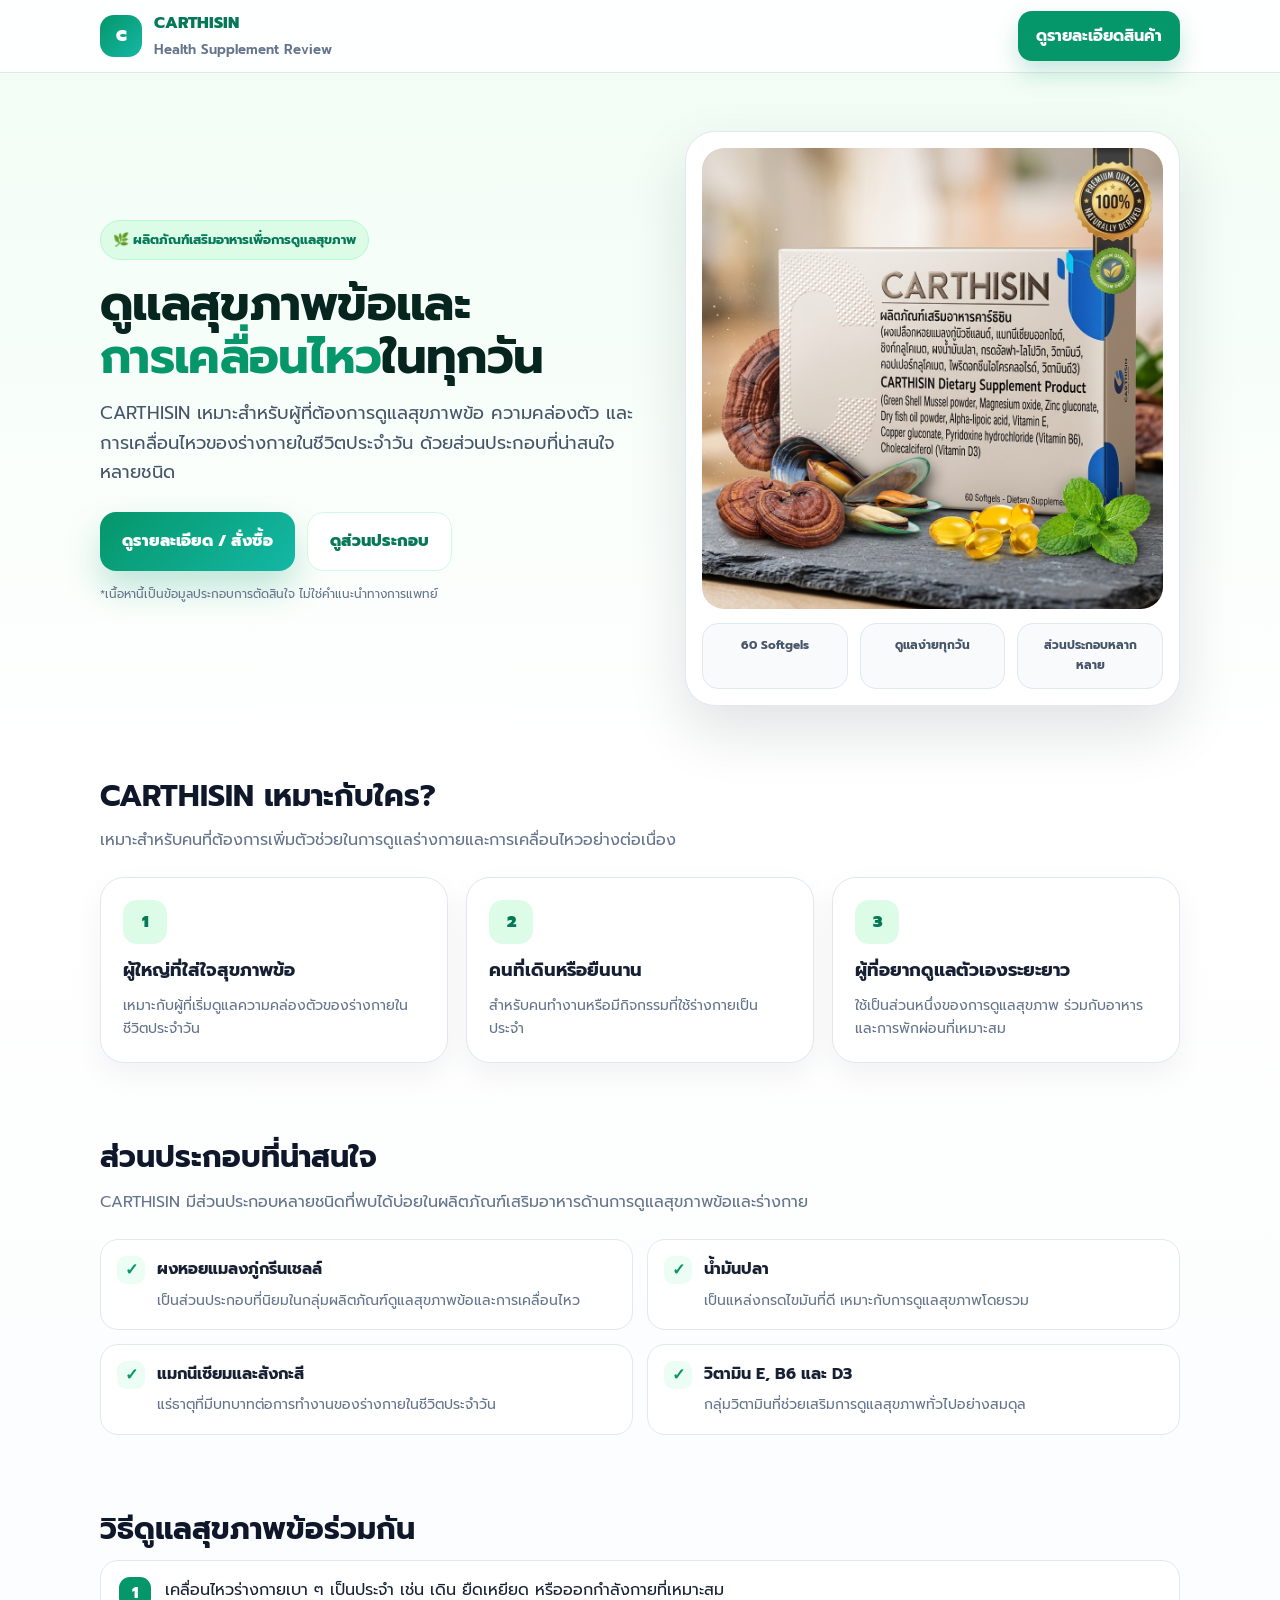
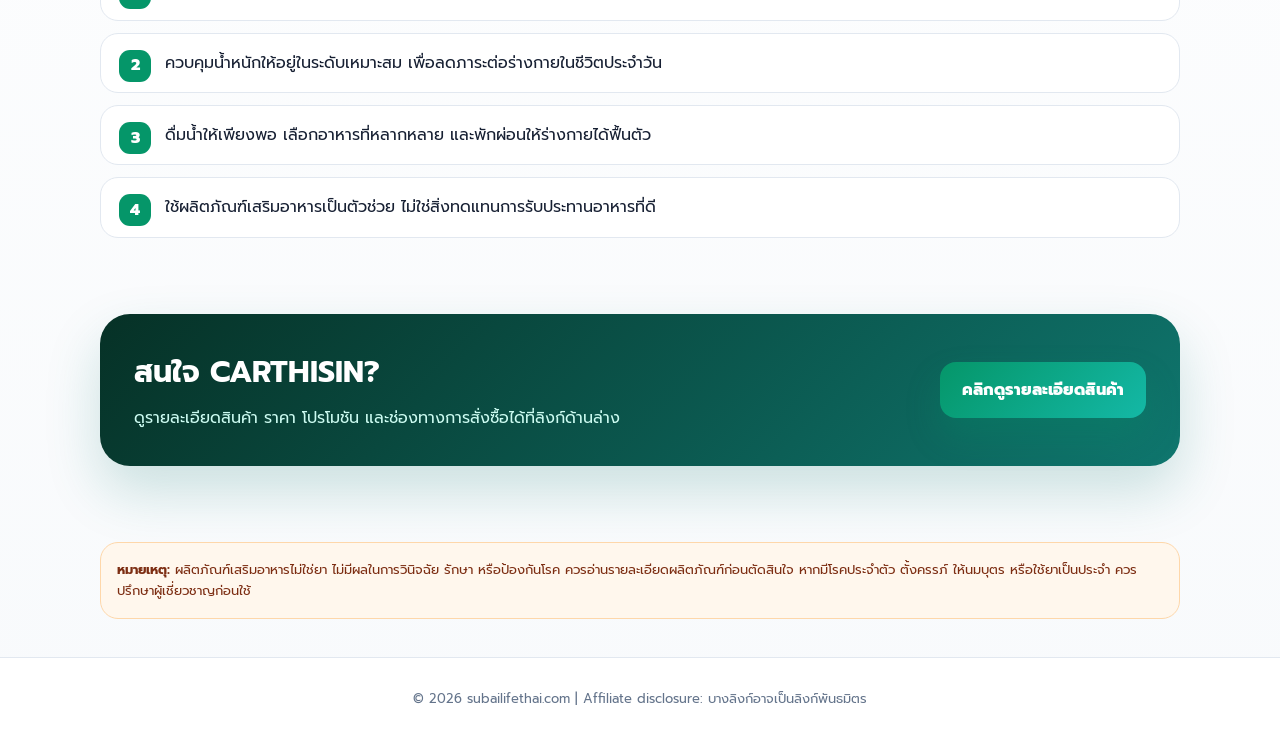
<file: carthisin/index.html>
<!DOCTYPE html>
<html lang="th">
<head>
  <meta charset="UTF-8" />
  <meta name="viewport" content="width=device-width, initial-scale=1.0" />
  <title>CARTHISIN - ผลิตภัณฑ์เสริมอาหารเพื่อสุขภาพข้อและการเคลื่อนไหว</title>
  <meta name="description" content="รีวิว CARTHISIN ผลิตภัณฑ์เสริมอาหารสำหรับผู้ที่ต้องการดูแลสุขภาพข้อ การเคลื่อนไหว และความคล่องตัวในชีวิตประจำวัน" />
  <link rel="preconnect" href="https://fonts.googleapis.com">
  <link rel="preconnect" href="https://fonts.gstatic.com" crossorigin>
  <link href="https://fonts.googleapis.com/css2?family=Prompt:wght@300;400;500;600;700;800&display=swap" rel="stylesheet">
  <style>
    :root{--green:#059669;--green2:#10b981;--dark:#06251f;--text:#172033;--muted:#64748b;--cream:#f8faf7;--orange:#f59e0b;}
    *{box-sizing:border-box} body{margin:0;font-family:'Prompt',sans-serif;color:var(--text);background:linear-gradient(180deg,#f0fdf4 0,#fff 34%,#f8fafc 100%);line-height:1.65} a{text-decoration:none} .wrap{max-width:1120px;margin:auto;padding:0 20px}
    .topbar{position:sticky;top:0;z-index:20;background:rgba(255,255,255,.92);backdrop-filter:blur(12px);border-bottom:1px solid #e5e7eb}.nav{display:flex;align-items:center;justify-content:space-between;height:72px}.brand{display:flex;align-items:center;gap:12px;font-weight:800;color:#047857}.logo{width:42px;height:42px;border-radius:14px;background:linear-gradient(135deg,var(--green),#14b8a6);display:grid;place-items:center;color:white;font-weight:900}.nav-cta{background:var(--green);color:white;padding:12px 18px;border-radius:14px;font-weight:700;box-shadow:0 12px 25px rgba(5,150,105,.22)}
    .hero{padding:58px 0 34px}.hero-grid{display:grid;grid-template-columns:1.05fr .95fr;gap:38px;align-items:center}.badge{display:inline-flex;gap:8px;align-items:center;background:#dcfce7;color:#047857;border:1px solid #bbf7d0;padding:8px 12px;border-radius:999px;font-size:13px;font-weight:700}.h1{font-size:48px;line-height:1.12;margin:18px 0 14px;color:#06251f;letter-spacing:-.7px}.h1 span{color:var(--green)}.lead{font-size:18px;color:#475569;margin:0 0 24px}.hero-actions{display:flex;gap:12px;flex-wrap:wrap}.btn{display:inline-flex;align-items:center;justify-content:center;border-radius:16px;padding:15px 22px;font-weight:800}.btn-primary{background:linear-gradient(135deg,var(--green),#14b8a6);color:white;box-shadow:0 18px 35px rgba(5,150,105,.24)}.btn-soft{background:white;color:#047857;border:1px solid #d1fae5}.note{font-size:12px;color:#64748b;margin-top:14px}.product-card{background:white;border:1px solid #e2e8f0;border-radius:30px;padding:16px;box-shadow:0 25px 60px rgba(15,23,42,.12)}.product-card img{width:100%;border-radius:22px;display:block}.trust{display:grid;grid-template-columns:repeat(3,1fr);gap:12px;margin-top:14px}.trust div{background:#f8fafc;border:1px solid #e2e8f0;border-radius:16px;padding:12px;text-align:center;font-size:12px;color:#475569;font-weight:700}
    section{padding:38px 0}.section-title{font-size:30px;line-height:1.25;margin:0 0 12px;color:#0f172a}.section-desc{color:#64748b;margin:0 0 24px}.cards{display:grid;grid-template-columns:repeat(3,1fr);gap:18px}.card{background:white;border:1px solid #e2e8f0;border-radius:24px;padding:22px;box-shadow:0 12px 30px rgba(15,23,42,.05)}.icon{width:44px;height:44px;border-radius:14px;background:#dcfce7;color:#047857;display:grid;place-items:center;font-weight:900;margin-bottom:12px}.card h3{margin:0 0 8px;font-size:18px}.card p{margin:0;color:#64748b;font-size:14px}.ingredients{display:grid;grid-template-columns:1fr 1fr;gap:14px}.ingredient{display:flex;gap:12px;align-items:flex-start;background:white;border:1px solid #e2e8f0;border-radius:18px;padding:16px}.check{flex:0 0 28px;width:28px;height:28px;border-radius:9px;background:#ecfdf5;color:#059669;display:grid;place-items:center;font-weight:900}.ingredient b{display:block;margin-bottom:4px}.ingredient span{font-size:14px;color:#64748b}.steps{counter-reset:step;display:grid;gap:12px}.step{counter-increment:step;background:#fff;border:1px solid #e2e8f0;border-radius:18px;padding:16px 16px 16px 64px;position:relative}.step:before{content:counter(step);position:absolute;left:18px;top:16px;width:32px;height:32px;border-radius:11px;background:#059669;color:white;display:grid;place-items:center;font-weight:800}.cta-box{background:linear-gradient(135deg,#063126,#0f766e);color:white;border-radius:30px;padding:34px;display:grid;grid-template-columns:1fr auto;gap:24px;align-items:center;box-shadow:0 25px 55px rgba(15,118,110,.2)}.cta-box h2{margin:0 0 8px;font-size:30px}.cta-box p{margin:0;color:#ccfbf1}.price{font-size:13px;color:#64748b}.disclaimer{background:#fff7ed;border:1px solid #fed7aa;color:#7c2d12;border-radius:18px;padding:16px;font-size:13px}.footer{padding:30px 0;color:#64748b;text-align:center;font-size:13px;border-top:1px solid #e2e8f0;background:white}.sticky-buy{display:none;position:fixed;left:12px;right:12px;bottom:12px;z-index:30}.sticky-buy a{display:flex;justify-content:center;background:#059669;color:white;padding:14px 18px;border-radius:16px;font-weight:900;box-shadow:0 18px 35px rgba(5,150,105,.35)}
    @media(max-width:850px){.hero-grid,.cta-box{grid-template-columns:1fr}.h1{font-size:36px}.cards{grid-template-columns:1fr}.ingredients{grid-template-columns:1fr}.trust{grid-template-columns:1fr}.nav-cta{display:none}.sticky-buy{display:block}.hero{padding-top:34px}}
  </style>
</head>
<body>
  <header class="topbar">
    <div class="wrap nav">
      <div class="brand"><div class="logo">C</div><div>CARTHISIN<br><small style="font-weight:600;color:#64748b">Health Supplement Review</small></div></div>
      <a class="nav-cta" href="/go/carthisin/" target="_blank" rel="nofollow sponsored noopener noreferrer">ดูรายละเอียดสินค้า</a>
    </div>
  </header>

  <main>
    <section class="hero">
      <div class="wrap hero-grid">
        <div>
          <span class="badge">🌿 ผลิตภัณฑ์เสริมอาหารเพื่อการดูแลสุขภาพ</span>
          <h1 class="h1">ดูแลสุขภาพข้อและ<br><span>การเคลื่อนไหว</span>ในทุกวัน</h1>
          <p class="lead">CARTHISIN เหมาะสำหรับผู้ที่ต้องการดูแลสุขภาพข้อ ความคล่องตัว และการเคลื่อนไหวของร่างกายในชีวิตประจำวัน ด้วยส่วนประกอบที่น่าสนใจหลายชนิด</p>
          <div class="hero-actions">
            <a class="btn btn-primary" href="/go/carthisin/" target="_blank" rel="nofollow sponsored noopener noreferrer">ดูรายละเอียด / สั่งซื้อ</a>
            <a class="btn btn-soft" href="#ingredients">ดูส่วนประกอบ</a>
          </div>
          <p class="note">*เนื้อหานี้เป็นข้อมูลประกอบการตัดสินใจ ไม่ใช่คำแนะนำทางการแพทย์</p>
        </div>
        <div class="product-card">
          <img src="assets/carthisin.jpg" alt="CARTHISIN Dietary Supplement Product">
          <div class="trust">
            <div>60 Softgels</div><div>ดูแลง่ายทุกวัน</div><div>ส่วนประกอบหลากหลาย</div>
          </div>
        </div>
      </div>
    </section>

    <section>
      <div class="wrap">
        <h2 class="section-title">CARTHISIN เหมาะกับใคร?</h2>
        <p class="section-desc">เหมาะสำหรับคนที่ต้องการเพิ่มตัวช่วยในการดูแลร่างกายและการเคลื่อนไหวอย่างต่อเนื่อง</p>
        <div class="cards">
          <div class="card"><div class="icon">1</div><h3>ผู้ใหญ่ที่ใส่ใจสุขภาพข้อ</h3><p>เหมาะกับผู้ที่เริ่มดูแลความคล่องตัวของร่างกายในชีวิตประจำวัน</p></div>
          <div class="card"><div class="icon">2</div><h3>คนที่เดินหรือยืนนาน</h3><p>สำหรับคนทำงานหรือมีกิจกรรมที่ใช้ร่างกายเป็นประจำ</p></div>
          <div class="card"><div class="icon">3</div><h3>ผู้ที่อยากดูแลตัวเองระยะยาว</h3><p>ใช้เป็นส่วนหนึ่งของการดูแลสุขภาพ ร่วมกับอาหารและการพักผ่อนที่เหมาะสม</p></div>
        </div>
      </div>
    </section>

    <section id="ingredients">
      <div class="wrap">
        <h2 class="section-title">ส่วนประกอบที่น่าสนใจ</h2>
        <p class="section-desc">CARTHISIN มีส่วนประกอบหลายชนิดที่พบได้บ่อยในผลิตภัณฑ์เสริมอาหารด้านการดูแลสุขภาพข้อและร่างกาย</p>
        <div class="ingredients">
          <div class="ingredient"><div class="check">✓</div><div><b>ผงหอยแมลงภู่กรีนเชลล์</b><span>เป็นส่วนประกอบที่นิยมในกลุ่มผลิตภัณฑ์ดูแลสุขภาพข้อและการเคลื่อนไหว</span></div></div>
          <div class="ingredient"><div class="check">✓</div><div><b>น้ำมันปลา</b><span>เป็นแหล่งกรดไขมันที่ดี เหมาะกับการดูแลสุขภาพโดยรวม</span></div></div>
          <div class="ingredient"><div class="check">✓</div><div><b>แมกนีเซียมและสังกะสี</b><span>แร่ธาตุที่มีบทบาทต่อการทำงานของร่างกายในชีวิตประจำวัน</span></div></div>
          <div class="ingredient"><div class="check">✓</div><div><b>วิตามิน E, B6 และ D3</b><span>กลุ่มวิตามินที่ช่วยเสริมการดูแลสุขภาพทั่วไปอย่างสมดุล</span></div></div>
        </div>
      </div>
    </section>

    <section>
      <div class="wrap">
        <h2 class="section-title">วิธีดูแลสุขภาพข้อร่วมกัน</h2>
        <div class="steps">
          <div class="step">เคลื่อนไหวร่างกายเบา ๆ เป็นประจำ เช่น เดิน ยืดเหยียด หรือออกกำลังกายที่เหมาะสม</div>
          <div class="step">ควบคุมน้ำหนักให้อยู่ในระดับเหมาะสม เพื่อลดภาระต่อร่างกายในชีวิตประจำวัน</div>
          <div class="step">ดื่มน้ำให้เพียงพอ เลือกอาหารที่หลากหลาย และพักผ่อนให้ร่างกายได้ฟื้นตัว</div>
          <div class="step">ใช้ผลิตภัณฑ์เสริมอาหารเป็นตัวช่วย ไม่ใช่สิ่งทดแทนการรับประทานอาหารที่ดี</div>
        </div>
      </div>
    </section>

    <section>
      <div class="wrap">
        <div class="cta-box">
          <div>
            <h2>สนใจ CARTHISIN?</h2>
            <p>ดูรายละเอียดสินค้า ราคา โปรโมชัน และช่องทางการสั่งซื้อได้ที่ลิงก์ด้านล่าง</p>
          </div>
          <a class="btn btn-primary" href="/go/carthisin/" target="_blank" rel="nofollow sponsored noopener noreferrer">คลิกดูรายละเอียดสินค้า</a>
        </div>
      </div>
    </section>

    <section>
      <div class="wrap">
        <div class="disclaimer">
          <b>หมายเหตุ:</b> ผลิตภัณฑ์เสริมอาหารไม่ใช่ยา ไม่มีผลในการวินิจฉัย รักษา หรือป้องกันโรค ควรอ่านรายละเอียดผลิตภัณฑ์ก่อนตัดสินใจ หากมีโรคประจำตัว ตั้งครรภ์ ให้นมบุตร หรือใช้ยาเป็นประจำ ควรปรึกษาผู้เชี่ยวชาญก่อนใช้
        </div>
      </div>
    </section>
  </main>

  <div class="sticky-buy"><a href="/go/carthisin/" target="_blank" rel="nofollow sponsored noopener noreferrer">ดูรายละเอียด / สั่งซื้อ CARTHISIN</a></div>
  <footer class="footer"><div class="wrap">© 2026 subailifethai.com | Affiliate disclosure: บางลิงก์อาจเป็นลิงก์พันธมิตร</div></footer>
</body>
</html>
</file>
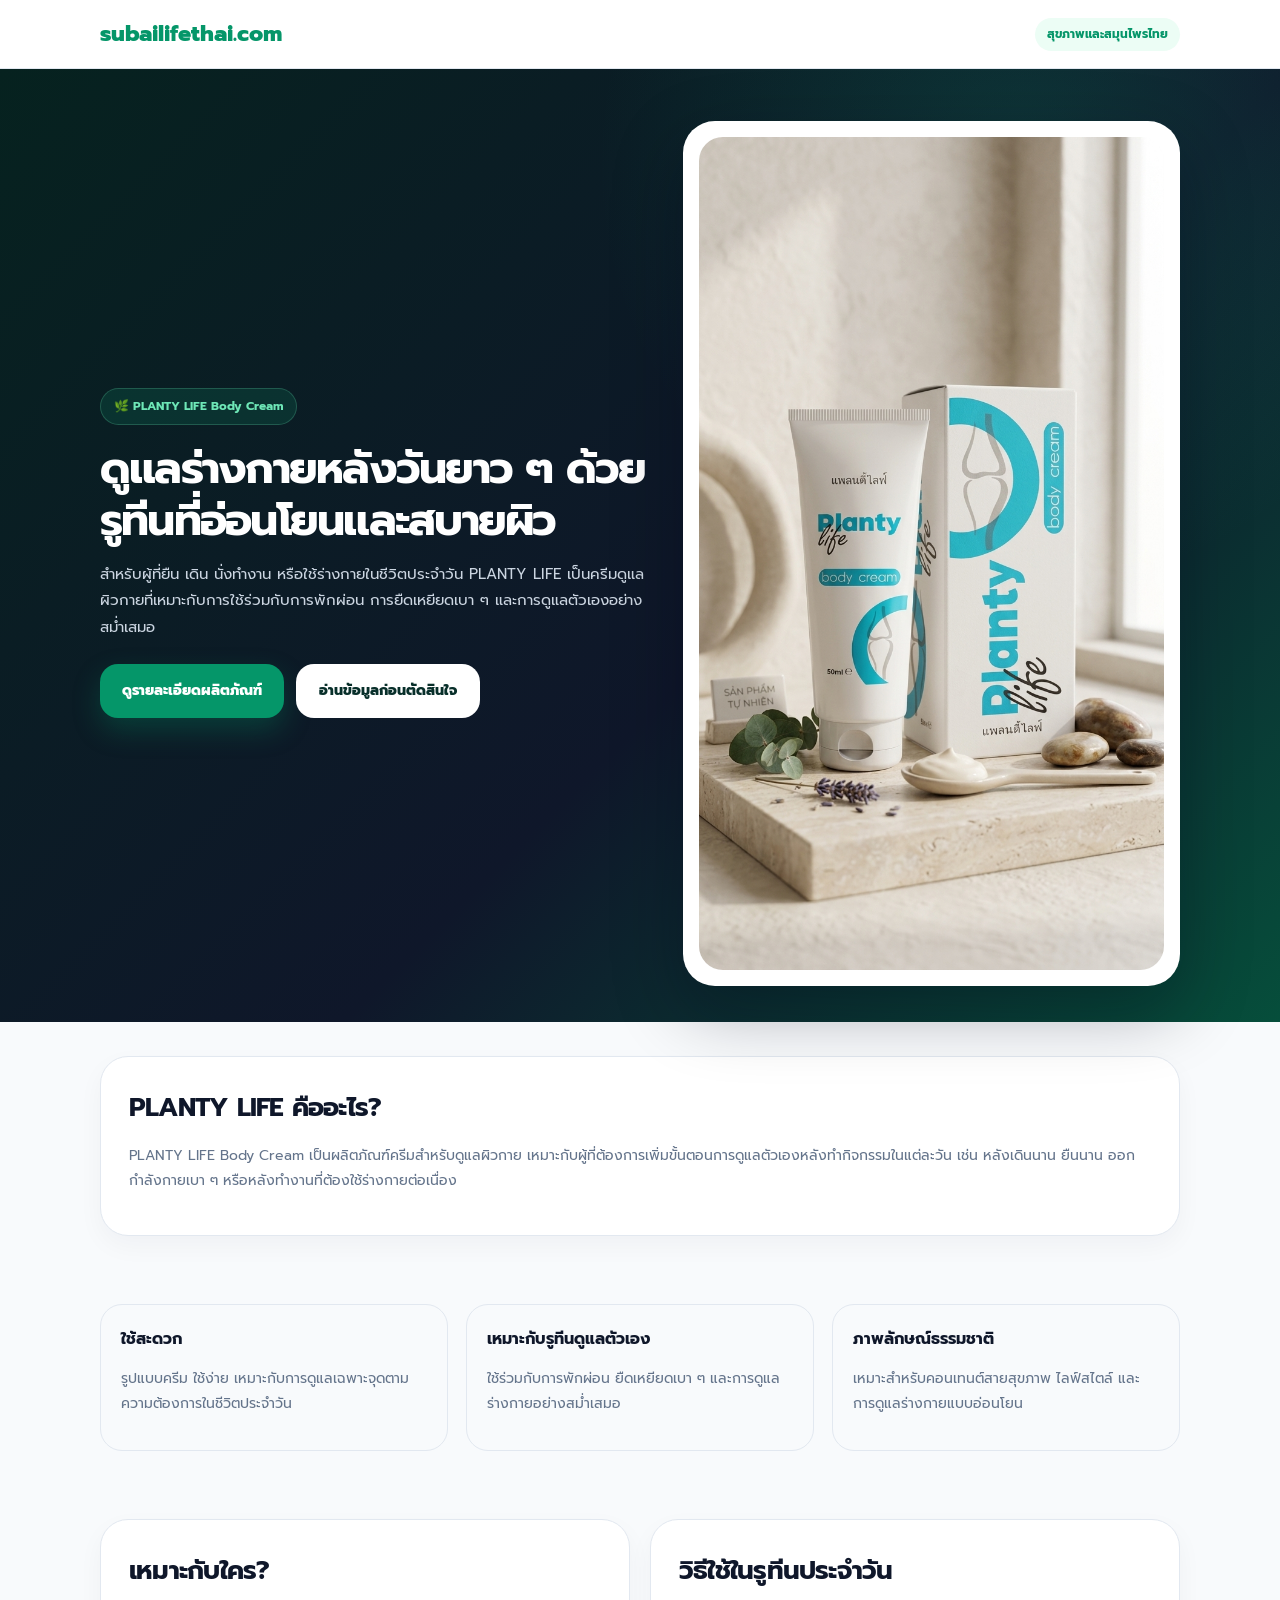
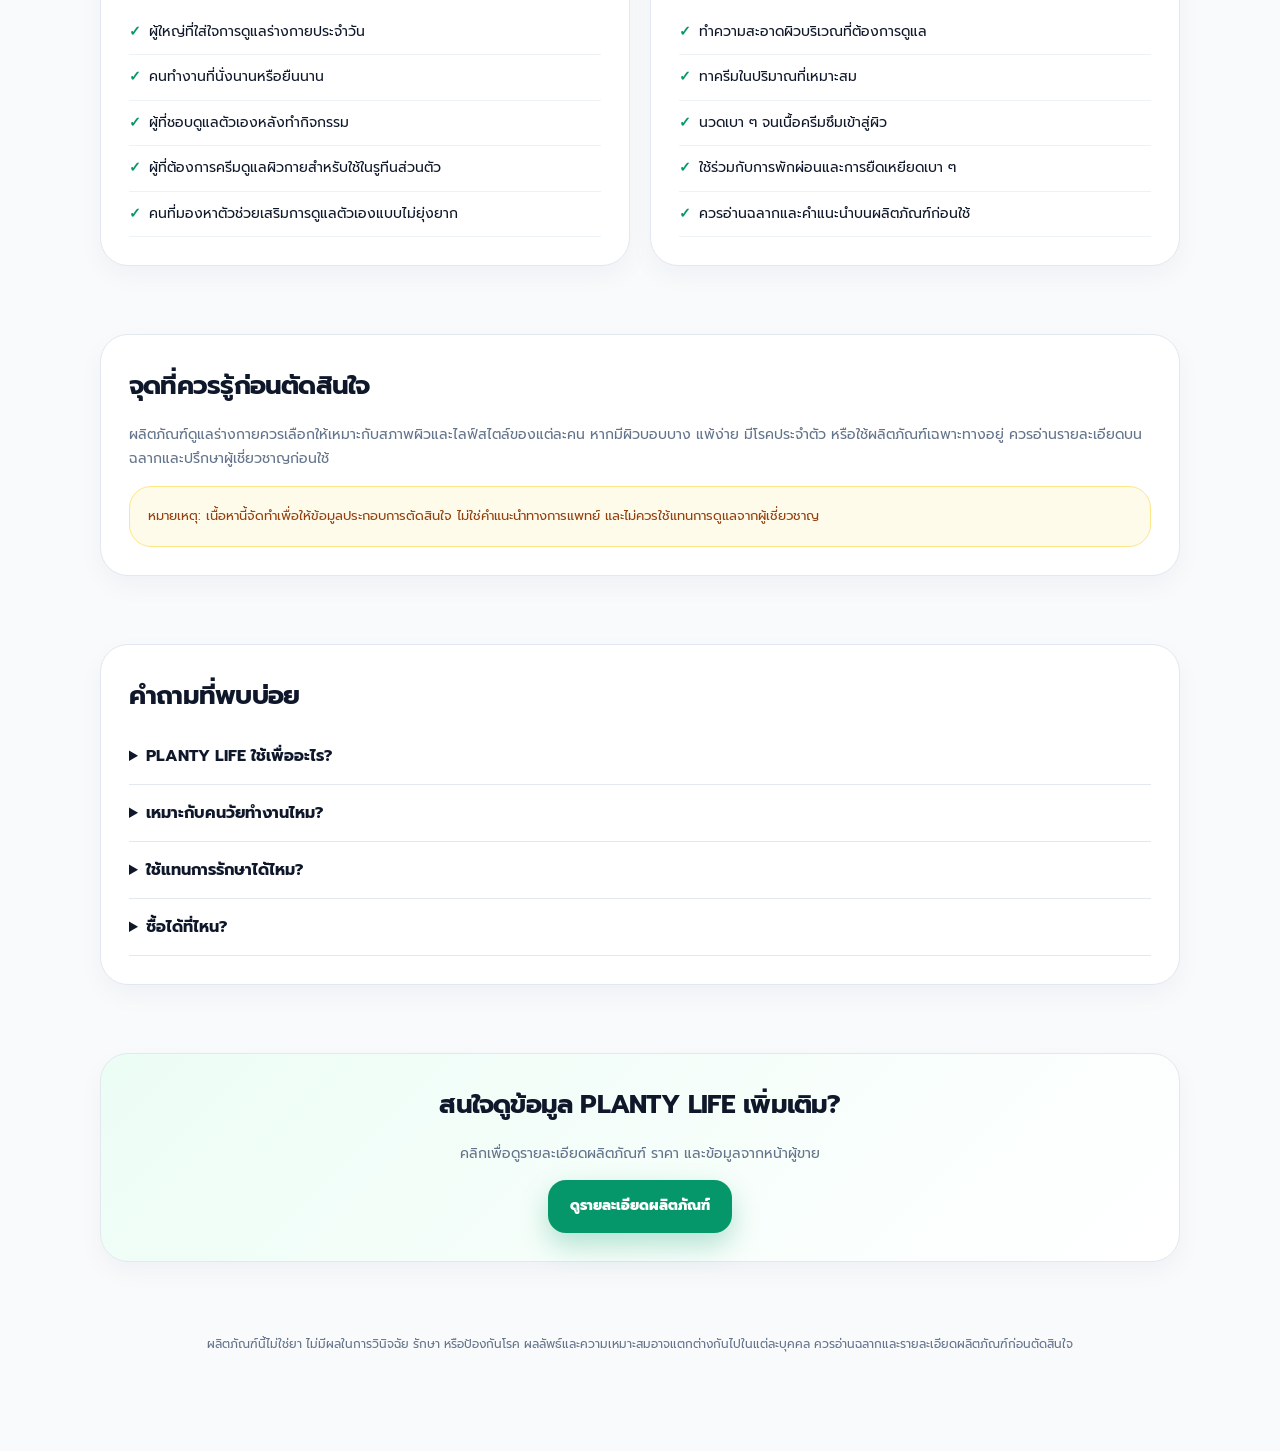
<file: planty-life/index.html>
<!DOCTYPE html>
<html lang="th">
<head>
  <meta charset="UTF-8" />
  <meta name="viewport" content="width=device-width, initial-scale=1.0" />
  <title>PLANTY LIFE Body Cream | ครีมดูแลผิวกายสำหรับคนใส่ใจการเคลื่อนไหว</title>
  <meta name="description" content="รีวิว PLANTY LIFE Body Cream ครีมดูแลผิวกายสำหรับผู้ที่ต้องการดูแลความสบายของร่างกายหลังทำกิจกรรม ยืน เดิน หรือนั่งนาน พร้อมข้อมูลก่อนตัดสินใจ" />
  <link rel="preconnect" href="https://fonts.googleapis.com">
  <link rel="preconnect" href="https://fonts.gstatic.com" crossorigin>
  <link href="https://fonts.googleapis.com/css2?family=Prompt:wght@300;400;500;600;700;800&display=swap" rel="stylesheet">
  <style>
    :root{--green:#059669;--dark:#082f2a;--mint:#ecfdf5;--text:#0f172a;--muted:#64748b;--line:#dbe7e3;--amber:#d97706}*{box-sizing:border-box}body{margin:0;font-family:Prompt,Arial,sans-serif;background:#f8fafc;color:var(--text);line-height:1.75}.container{max-width:1120px;margin:0 auto;padding:0 20px}.top{background:#fff;border-bottom:1px solid #e2e8f0;position:sticky;top:0;z-index:20}.top-inner{height:68px;display:flex;align-items:center;justify-content:space-between}.brand{font-weight:800;color:var(--green);font-size:22px}.badge{font-size:12px;background:var(--mint);color:var(--green);padding:6px 12px;border-radius:999px;font-weight:700}.hero{padding:52px 0 36px;background:radial-gradient(circle at 80% 10%,rgba(16,185,129,.18),transparent 32%),linear-gradient(135deg,#06221f,#0f172a 58%,#064e3b)}.hero-grid{display:grid;grid-template-columns:1.05fr .95fr;gap:34px;align-items:center}.eyebrow{display:inline-flex;align-items:center;gap:8px;background:rgba(16,185,129,.14);color:#6ee7b7;border:1px solid rgba(110,231,183,.22);border-radius:999px;padding:7px 13px;font-size:12px;font-weight:700}.hero h1{color:#fff;font-size:44px;line-height:1.18;margin:18px 0 14px;letter-spacing:-.04em}.hero p{color:#cbd5e1;font-size:15px;margin:0 0 24px}.hero-card{background:#fff;border-radius:32px;padding:16px;box-shadow:0 24px 70px rgba(2,6,23,.32)}.hero-card img{width:100%;display:block;border-radius:24px;object-fit:cover}.cta-row{display:flex;gap:12px;flex-wrap:wrap}.btn{display:inline-flex;align-items:center;justify-content:center;border-radius:18px;padding:14px 22px;font-weight:800;text-decoration:none;font-size:14px}.btn-primary{background:var(--green);color:#fff;box-shadow:0 12px 28px rgba(5,150,105,.28)}.btn-secondary{background:#fff;color:var(--dark);border:1px solid rgba(255,255,255,.35)}.section{padding:34px 0}.card{background:#fff;border:1px solid #e2e8f0;border-radius:28px;padding:28px;box-shadow:0 10px 26px rgba(15,23,42,.04)}.grid-3{display:grid;grid-template-columns:repeat(3,1fr);gap:18px}.grid-2{display:grid;grid-template-columns:repeat(2,1fr);gap:20px}.mini{background:#f8fafc;border:1px solid #e2e8f0;border-radius:22px;padding:20px}.mini h3,.card h2{margin:0 0 10px}.mini h3{font-size:16px}.card h2{font-size:26px;letter-spacing:-.03em}.muted{color:var(--muted);font-size:14px}.list{padding-left:0;list-style:none;margin:16px 0 0}.list li{padding:10px 0;border-bottom:1px solid #edf2f7;font-size:14px}.list li:before{content:'✓';font-weight:800;color:var(--green);margin-right:8px}.notice{background:#fffbeb;border:1px solid #fde68a;color:#92400e;border-radius:22px;padding:18px;font-size:13px}.faq details{border-bottom:1px solid #e2e8f0;padding:14px 0}.faq summary{font-weight:700;cursor:pointer}.sticky{position:fixed;left:0;right:0;bottom:0;background:rgba(255,255,255,.96);border-top:1px solid #e2e8f0;padding:12px 20px;z-index:30;display:none}.sticky-inner{max-width:1120px;margin:0 auto;display:flex;gap:10px;align-items:center;justify-content:space-between}.price{font-weight:800;color:var(--amber)}footer{padding:38px 0 96px;color:#64748b;font-size:12px;text-align:center}@media(max-width:850px){.hero-grid,.grid-3,.grid-2{grid-template-columns:1fr}.hero h1{font-size:32px}.top-inner{height:62px}.brand{font-size:18px}.sticky{display:block}.desktop-only{display:none}}
  </style>
</head>
<body>
  <header class="top"><div class="container top-inner"><div class="brand">subailifethai.com</div><div class="badge">สุขภาพและสมุนไพรไทย</div></div></header>
  <main>
    <section class="hero">
      <div class="container hero-grid">
        <div>
          <span class="eyebrow">🌿 PLANTY LIFE Body Cream</span>
          <h1>ดูแลร่างกายหลังวันยาว ๆ ด้วยรูทีนที่อ่อนโยนและสบายผิว</h1>
          <p>สำหรับผู้ที่ยืน เดิน นั่งทำงาน หรือใช้ร่างกายในชีวิตประจำวัน PLANTY LIFE เป็นครีมดูแลผิวกายที่เหมาะกับการใช้ร่วมกับการพักผ่อน การยืดเหยียดเบา ๆ และการดูแลตัวเองอย่างสม่ำเสมอ</p>
          <div class="cta-row"><a class="btn btn-primary" href="/go/planty-life/">ดูรายละเอียดผลิตภัณฑ์</a><a class="btn btn-secondary" href="#details">อ่านข้อมูลก่อนตัดสินใจ</a></div>
        </div>
        <div class="hero-card"><img src="assets/planty-life.jpeg" alt="PLANTY LIFE Body Cream"></div>
      </div>
    </section>
    <section class="section" id="details"><div class="container"><div class="card"><h2>PLANTY LIFE คืออะไร?</h2><p class="muted">PLANTY LIFE Body Cream เป็นผลิตภัณฑ์ครีมสำหรับดูแลผิวกาย เหมาะกับผู้ที่ต้องการเพิ่มขั้นตอนการดูแลตัวเองหลังทำกิจกรรมในแต่ละวัน เช่น หลังเดินนาน ยืนนาน ออกกำลังกายเบา ๆ หรือหลังทำงานที่ต้องใช้ร่างกายต่อเนื่อง</p></div></div></section>
    <section class="section"><div class="container grid-3"><div class="mini"><h3>ใช้สะดวก</h3><p class="muted">รูปแบบครีม ใช้ง่าย เหมาะกับการดูแลเฉพาะจุดตามความต้องการในชีวิตประจำวัน</p></div><div class="mini"><h3>เหมาะกับรูทีนดูแลตัวเอง</h3><p class="muted">ใช้ร่วมกับการพักผ่อน ยืดเหยียดเบา ๆ และการดูแลร่างกายอย่างสม่ำเสมอ</p></div><div class="mini"><h3>ภาพลักษณ์ธรรมชาติ</h3><p class="muted">เหมาะสำหรับคอนเทนต์สายสุขภาพ ไลฟ์สไตล์ และการดูแลร่างกายแบบอ่อนโยน</p></div></div></section>
    <section class="section"><div class="container grid-2"><div class="card"><h2>เหมาะกับใคร?</h2><ul class="list"><li>ผู้ใหญ่ที่ใส่ใจการดูแลร่างกายประจำวัน</li><li>คนทำงานที่นั่งนานหรือยืนนาน</li><li>ผู้ที่ชอบดูแลตัวเองหลังทำกิจกรรม</li><li>ผู้ที่ต้องการครีมดูแลผิวกายสำหรับใช้ในรูทีนส่วนตัว</li><li>คนที่มองหาตัวช่วยเสริมการดูแลตัวเองแบบไม่ยุ่งยาก</li></ul></div><div class="card"><h2>วิธีใช้ในรูทีนประจำวัน</h2><ul class="list"><li>ทำความสะอาดผิวบริเวณที่ต้องการดูแล</li><li>ทาครีมในปริมาณที่เหมาะสม</li><li>นวดเบา ๆ จนเนื้อครีมซึมเข้าสู่ผิว</li><li>ใช้ร่วมกับการพักผ่อนและการยืดเหยียดเบา ๆ</li><li>ควรอ่านฉลากและคำแนะนำบนผลิตภัณฑ์ก่อนใช้</li></ul></div></div></section>
    <section class="section"><div class="container"><div class="card"><h2>จุดที่ควรรู้ก่อนตัดสินใจ</h2><p class="muted">ผลิตภัณฑ์ดูแลร่างกายควรเลือกให้เหมาะกับสภาพผิวและไลฟ์สไตล์ของแต่ละคน หากมีผิวบอบบาง แพ้ง่าย มีโรคประจำตัว หรือใช้ผลิตภัณฑ์เฉพาะทางอยู่ ควรอ่านรายละเอียดบนฉลากและปรึกษาผู้เชี่ยวชาญก่อนใช้</p><div class="notice">หมายเหตุ: เนื้อหานี้จัดทำเพื่อให้ข้อมูลประกอบการตัดสินใจ ไม่ใช่คำแนะนำทางการแพทย์ และไม่ควรใช้แทนการดูแลจากผู้เชี่ยวชาญ</div></div></div></section>
    <section class="section"><div class="container"><div class="card faq"><h2>คำถามที่พบบ่อย</h2><details><summary>PLANTY LIFE ใช้เพื่ออะไร?</summary><p class="muted">เป็นครีมดูแลผิวกายสำหรับใช้ในรูทีนดูแลตัวเองหลังทำกิจกรรมหรือหลังวันทำงาน</p></details><details><summary>เหมาะกับคนวัยทำงานไหม?</summary><p class="muted">เหมาะกับผู้ที่ใส่ใจการดูแลร่างกาย เช่น คนที่นั่งนาน ยืนนาน หรือเดินบ่อย</p></details><details><summary>ใช้แทนการรักษาได้ไหม?</summary><p class="muted">ไม่ควรใช้แทนการรักษาหรือคำแนะนำจากผู้เชี่ยวชาญ หากมีอาการผิดปกติควรปรึกษาผู้เชี่ยวชาญ</p></details><details><summary>ซื้อได้ที่ไหน?</summary><p class="muted">สามารถดูรายละเอียดเพิ่มเติมผ่านปุ่มด้านล่างของหน้านี้</p></details></div></div></section>
    <section class="section"><div class="container"><div class="card" style="text-align:center;background:linear-gradient(135deg,#ecfdf5,#ffffff)"><h2>สนใจดูข้อมูล PLANTY LIFE เพิ่มเติม?</h2><p class="muted">คลิกเพื่อดูรายละเอียดผลิตภัณฑ์ ราคา และข้อมูลจากหน้าผู้ขาย</p><a class="btn btn-primary" href="/go/planty-life/">ดูรายละเอียดผลิตภัณฑ์</a></div></div></section>
  </main>
  <div class="sticky"><div class="sticky-inner"><div><strong>PLANTY LIFE</strong><div class="price">ดูรายละเอียดสินค้า</div></div><a class="btn btn-primary" href="/go/planty-life/">ดูเลย</a></div></div>
  <footer><div class="container">ผลิตภัณฑ์นี้ไม่ใช่ยา ไม่มีผลในการวินิจฉัย รักษา หรือป้องกันโรค ผลลัพธ์และความเหมาะสมอาจแตกต่างกันไปในแต่ละบุคคล ควรอ่านฉลากและรายละเอียดผลิตภัณฑ์ก่อนตัดสินใจ</div></footer>
</body>
</html>
</file>
